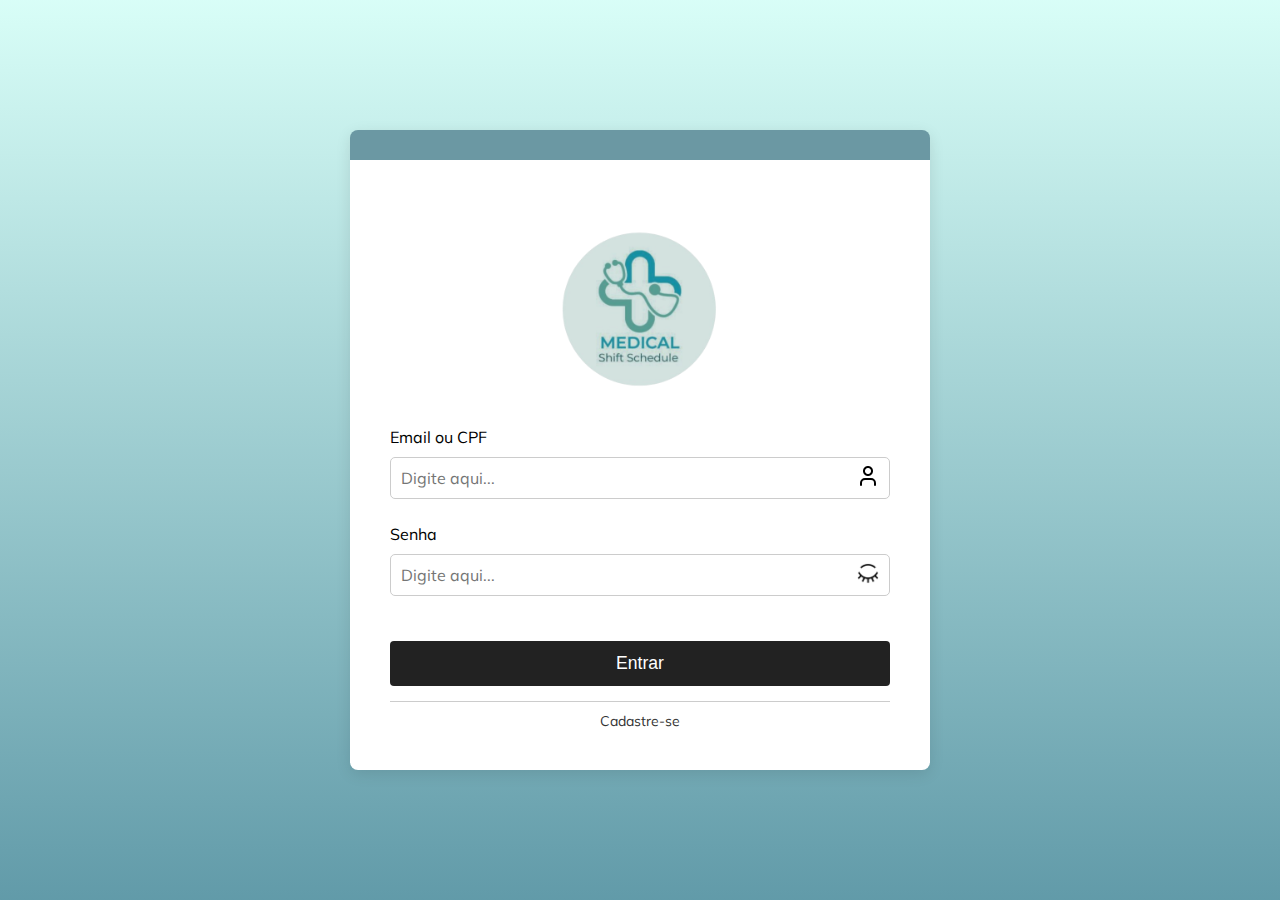
<file: Medical - Implementação/index.html>
<!DOCTYPE html>
<html lang="pt-br">
<head>
    <meta charset="UTF-8">
    <meta name="viewport" content="width=device-width, initial-scale=1.0">
    <title>Login - Medical Shift Schedule</title>
    <link rel="stylesheet" href="style.css">
    <link rel="icon" type="image/png" href="icons/logo.png">
    <link rel="stylesheet" href="https://fonts.googleapis.com/css?family=Mulish">
</head>

<body>
    <div class="container">
        <img src="icons/logo.png" alt="Logo Medical Shift Schedule" class="logo">
        <form class="form">

        <label for="email">Email ou CPF</label>
        <div class="input-group">
            <input type="text" id="email" name="email" placeholder="Digite aqui...">
            <span class="icon">
                <img src="icons/user.png" alt="Ícone de usuário">
            </span>
        </div>

        <label for="senha">Senha</label>
        <div class="input-group">
            <input type="password" id="senha-login" name="senha" placeholder="Digite aqui...">
            <span class="icon" onclick="toggleSenha('senha-login', 'icone-olho-login')">
                <img id="icone-olho-login" src="icons/olho-fechado.png" alt="Mostrar senha" class="icon-img">
            </span>
        </div>

        <button type="submit" class="btn">Entrar</button>
        </form>
        <a href="cadastro.html" class="link">Cadastre-se</a>
    </div>

    <script src="script.js"></script>
</body>
</html>
</file>
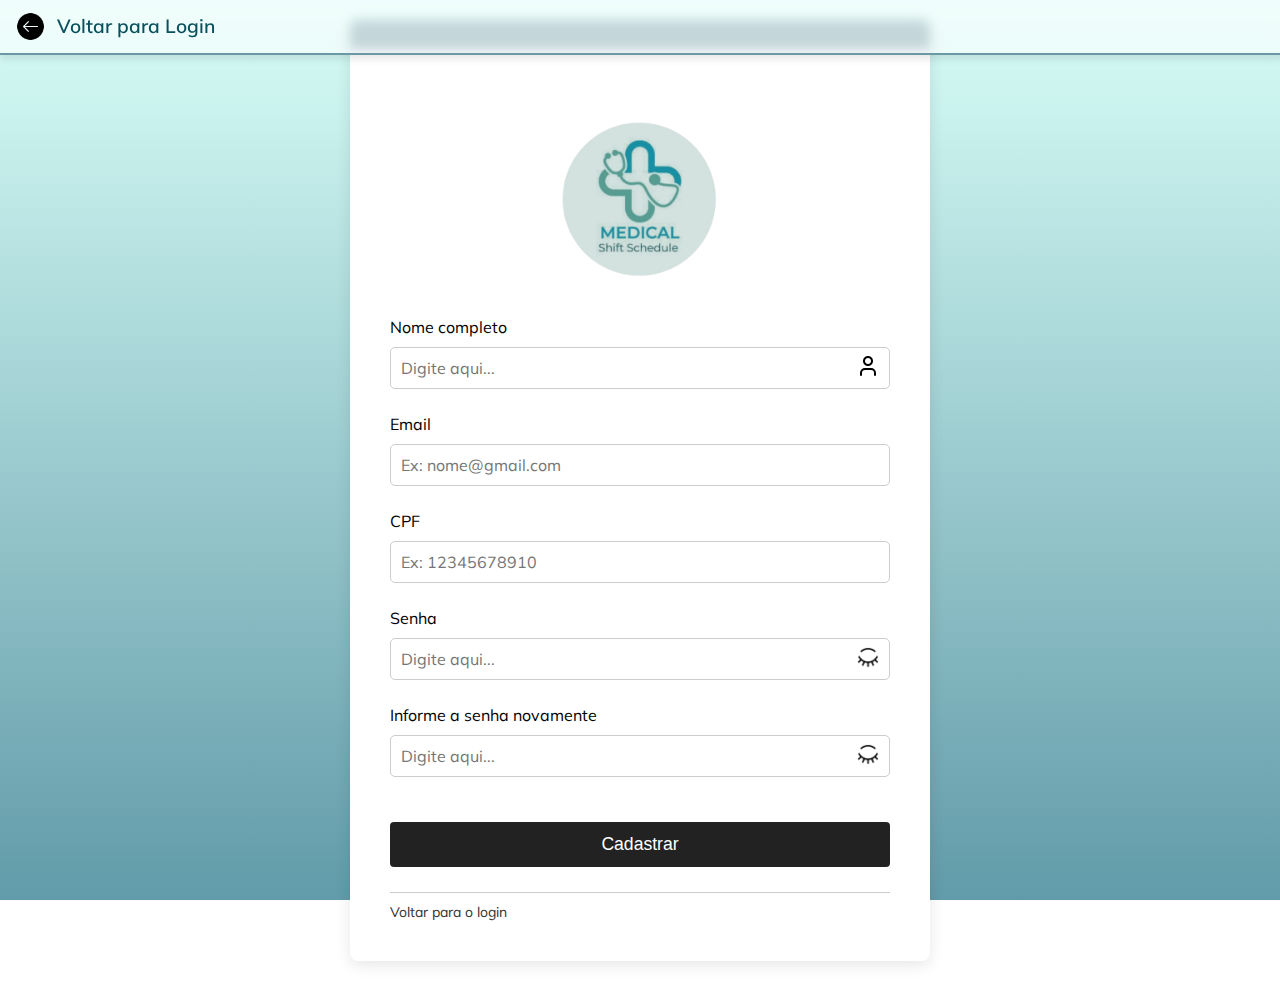
<file: Medical - Implementação/cadastro.html>
<!DOCTYPE html>
<html lang="pt-br">

<head>
    <meta charset="UTF-8">
    <meta name="viewport" content="width=device-width, initial-scale=1.0">
    <title>Cadastro - Medical Shift Schedule</title>
    <link rel="stylesheet" href="style.css">
    <link rel="icon" type="image/png" href="icons/logo.png">
    <link rel="stylesheet" href="https://fonts.googleapis.com/css?family=Mulish">
</head>

<body>
    <!--  HEADER COM SETA -->
    <header class="header">
        <a href="index.html" class="voltar">
            <img src="icons/arrow.png" alt="Voltar" class="seta">
        </a>
        <h1 class="titulo">Voltar para Login</h1>
    </header>

    <div class="container">
        <img src="icons/logo.png" alt="Logo Medical Shift Schedule" class="logo">

        <form class="form">
            <label for="nome">Nome completo</label>
            <div class="input-group">
                <input type="text" id="nome" name="nome" placeholder="Digite aqui...">
                <span class="icon">
                    <img src="icons/user.png" alt="Ícone de usuário">
                </span>
            </div>

            <label for="email">Email</label>
            <div class="input-group">
                <input type="email" id="email" name="email" placeholder="Ex: nome@gmail.com">
            </div>

            <label for="cpf">CPF</label>
            <div class="input-group">
                <input type="text" id="cpf" name="cpf" placeholder="Ex: 12345678910">
            </div>

            <label for="senha">Senha</label>
            <div class="input-group">
                <input type="password" id="senha-cadastro" name="senha" placeholder="Digite aqui...">
                <span class="icon" onclick="toggleSenha('senha-cadastro', 'icone-olho-cadastro')">
                    <img id="icone-olho-cadastro" src="icons/olho-fechado.png" alt="Mostrar senha" class="icon-img">
                </span>
            </div>

            <label for="senha2">Informe a senha novamente</label>
            <div class="input-group">
                <input type="password" id="confirma-senha-cadastro" name="senha2" placeholder="Digite aqui...">
                <span class="icon" onclick="toggleSenha('confirma-senha-cadastro', 'icone-olho2-cadastro')">
                    <img id="icone-olho2-cadastro" src="icons/olho-fechado.png" alt="Mostrar senha" class="icon-img">
                </span>
            </div>

            <button type="submit" class="btn">Cadastrar</button>
            <a href="index.html" class="link">Voltar para o login</a>
        </form>
    </div>

    <script src="script.js"></script>
</body>

</html>
</file>
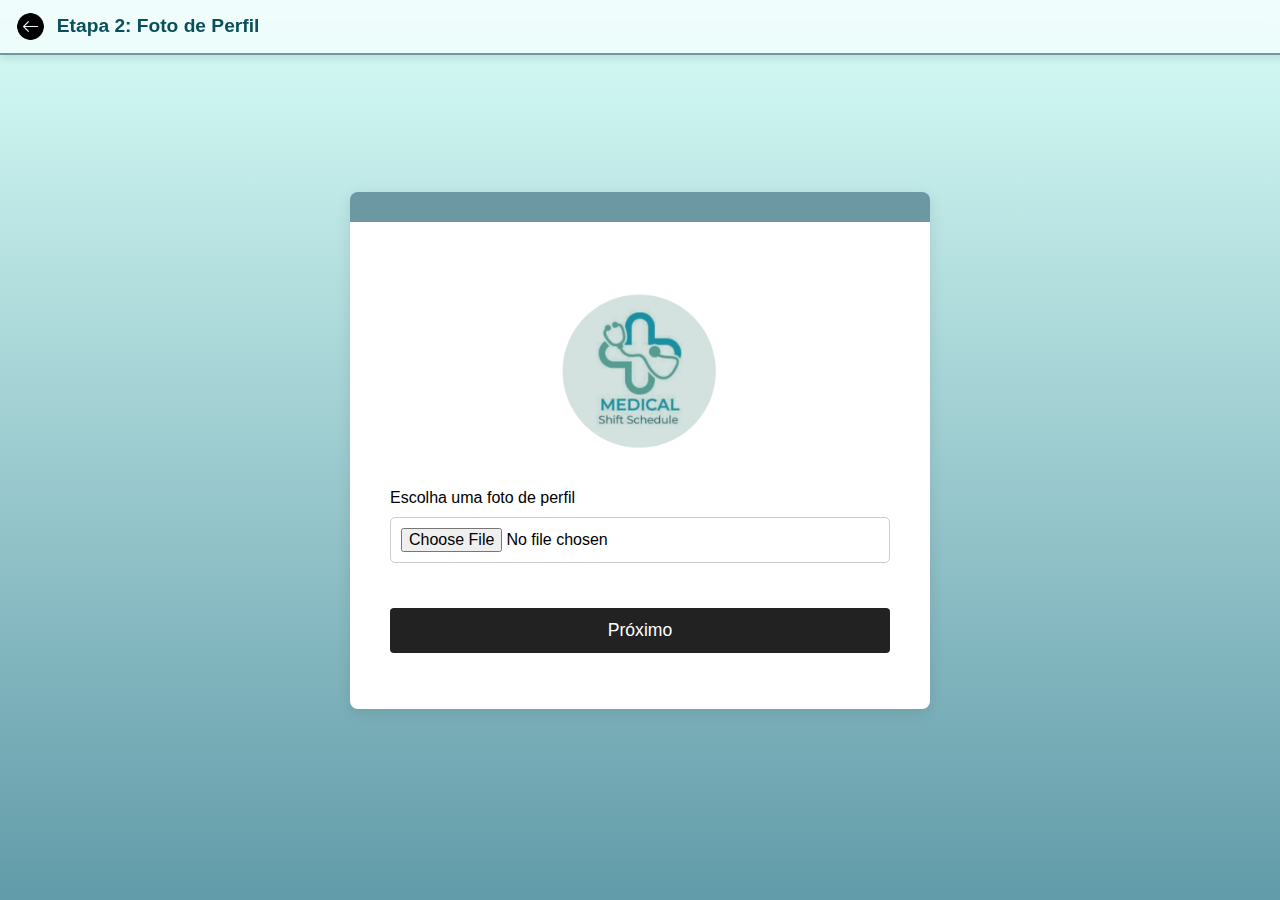
<file: Medical - Implementação/cadastro2.html>
<!-- Formulário de cadastro - etapa 2: permite ao usuário enviar foto de perfil -->

<!DOCTYPE html>
<html lang="pt-br">

<head>
    <meta charset="UTF-8">
    <meta name="viewport" content="width=device-width, initial-scale=1.0">
    <title>Cadastro - Foto de Perfil</title>
    <link rel="stylesheet" href="style.css">
    <link rel="icon" type="image/png" href="icons/logo.png">
</head>

<body>
    <header class="header">
        <a href="cadastro.html" class="voltar">
            <img src="icons/arrow.png" alt="Voltar" class="seta">
        </a>
        <h1 class="titulo">Etapa 2: Foto de Perfil</h1>
    </header>

    <div class="container">
        <img src="icons/logo.png" alt="Logo" class="logo">

        <!-- Formulário para upload de foto -->
        <form class="form" onsubmit="return salvarFotoPerfil(event)">
            <label for="foto">Escolha uma foto de perfil</label>
            <div class="input-group">
                <input type="file" id="foto" name="foto" accept="image/*" required>
            </div>

            <button type="submit" class="btn">Próximo</button>
        </form>

        <!-- Mensagem de feedback -->
        <p id="mensagem-cadastro" class="mensagem"></p>
    </div>

    <script src="script.js"></script>
</body>

</html>
</file>
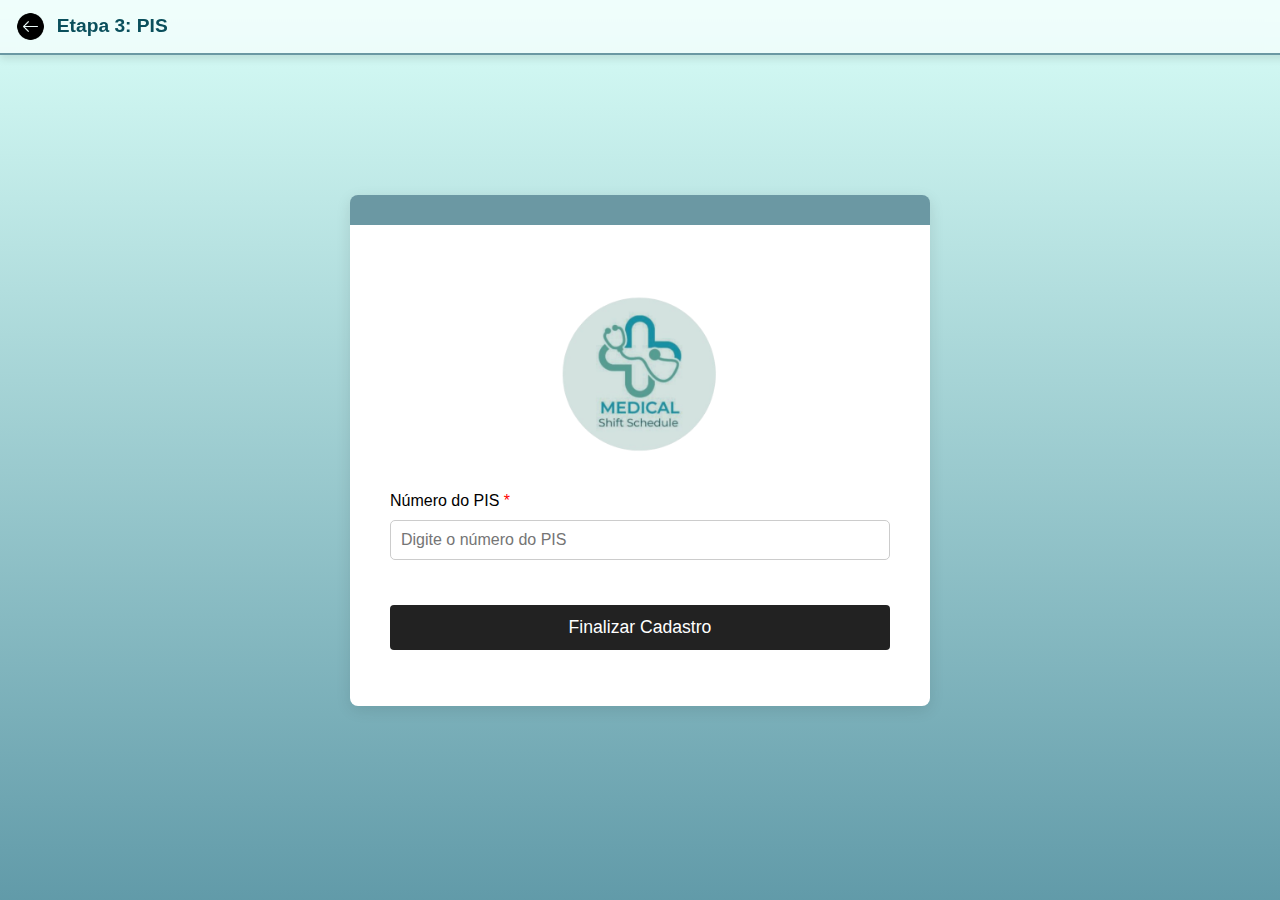
<file: Medical - Implementação/cadastro3.html>
<!-- Formulário de cadastro - etapa 3: coleta do número do PIS do usuário -->

<!DOCTYPE html>
<html lang="pt-br">

<head>
    <meta charset="UTF-8">
    <meta name="viewport" content="width=device-width, initial-scale=1.0">
    <title>Cadastro - Parte 3</title>
    <link rel="stylesheet" href="style.css">
    <link rel="icon" type="image/png" href="icons/logo.png">
</head>

<body>
    <header class="header">
        <a href="cadastro2.html" class="voltar">
            <img src="icons/arrow.png" alt="Voltar" class="seta">
        </a>
        <h1 class="titulo">Etapa 3: PIS</h1>
    </header>

    <div class="container">
        <img src="icons/logo.png" alt="Logo" class="logo">

        <!-- Formulário de PIS -->
        <form class="form" onsubmit="return finalizarCadastro(event)">
            <label for="pis">Número do PIS <span style="color:red">*</span></label>
            <div class="input-group">
                <input type="text" id="pis" name="pis" placeholder="Digite o número do PIS" required>
            </div>

            <button type="submit" class="btn">Finalizar Cadastro</button>
        </form>

        <!-- Mensagem de feedback -->
        <p id="mensagem-cadastro" class="mensagem"></p>
    </div>

    <script src="script.js"></script>
</body>

</html>
</file>
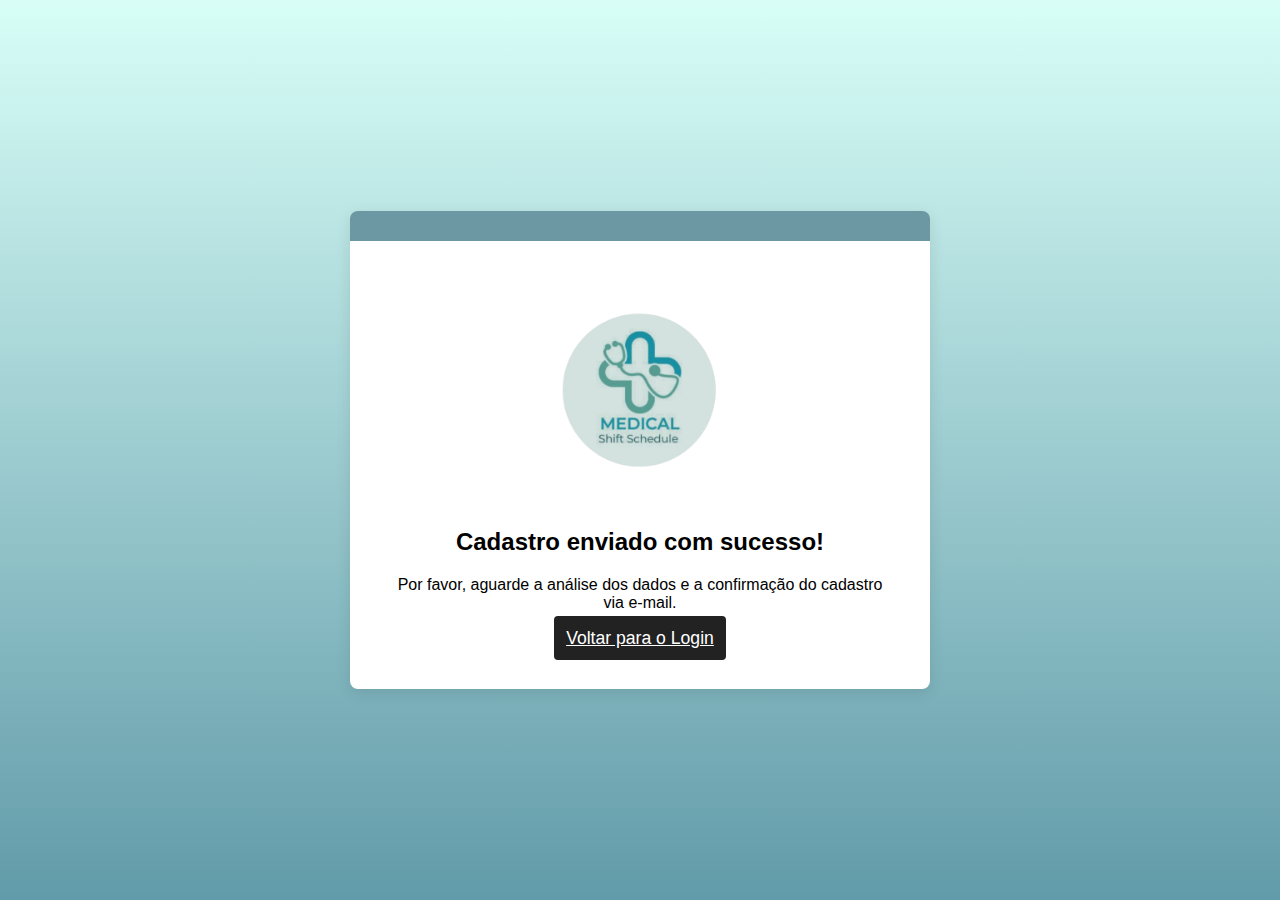
<file: Medical - Implementação/confirmacao_pis.html>
<!-- Página de confirmação de cadastro, informa que o registro foi enviado com sucesso -->

<!DOCTYPE html>
<html lang="pt-br">

<head>
    <meta charset="UTF-8">
    <meta name="viewport" content="width=device-width, initial-scale=1.0">
    <title>Confirmação - Medical Shift Schedule</title>
    <link rel="stylesheet" href="style.css">
    <link rel="icon" type="image/png" href="icons/logo.png">
</head>

<body>
    <div class="container">
        <img src="icons/logo.png" alt="Logo" class="logo">
        <h2>Cadastro enviado com sucesso!</h2>
        <p>Por favor, aguarde a análise dos dados e a confirmação do cadastro via e-mail.</p>
        <a href="login.html" class="btn">Voltar para o Login</a>
    </div>
</body>

</html>
</file>
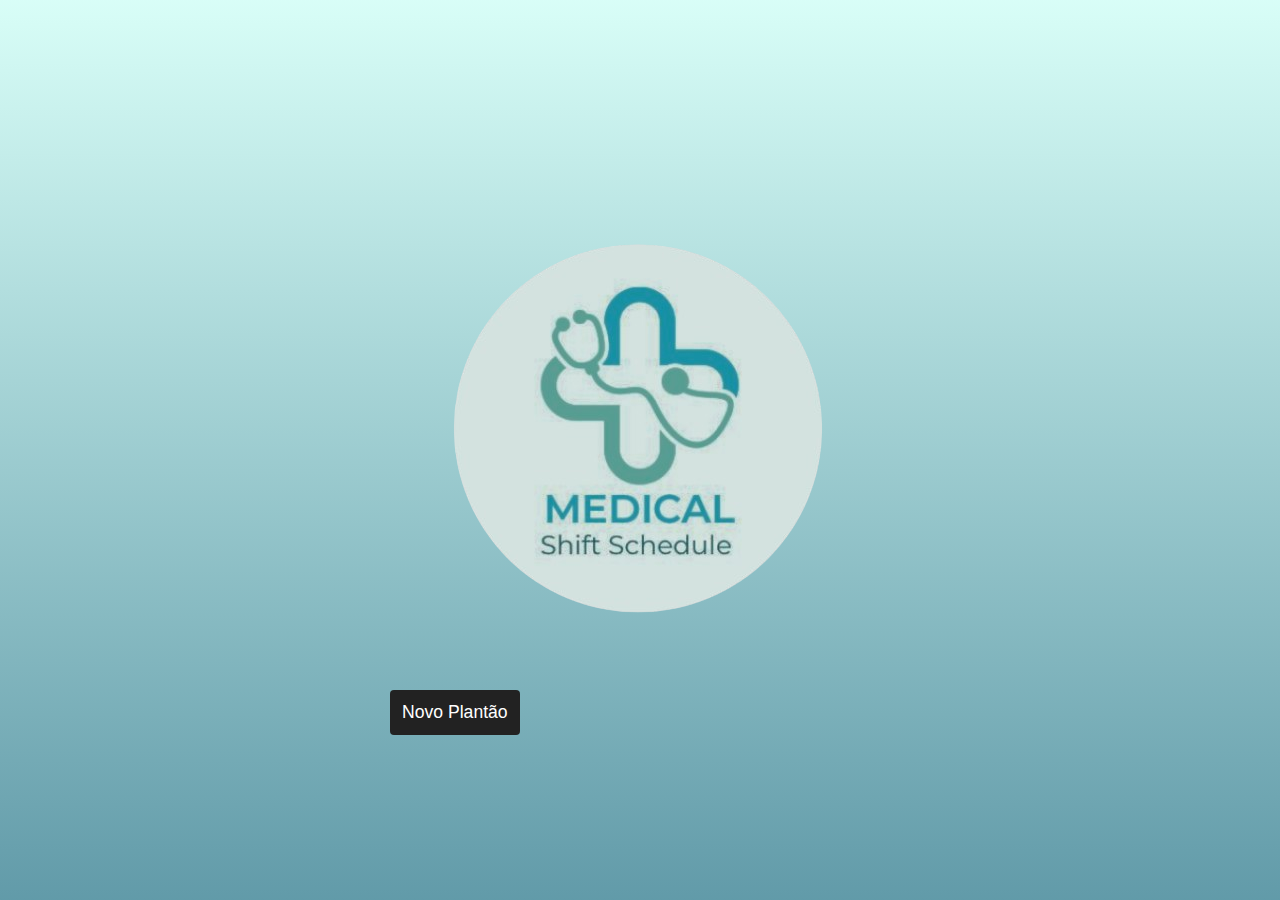
<file: Medical - Implementação/home.html>
<!-- Página inicial do sistema, exibe perfil do usuário, hospitais atendidos e agenda de plantões -->

<!DOCTYPE html>
<html lang="pt-br">

<head>
    <meta charset="UTF-8">
    <meta name="viewport" content="width=device-width, initial-scale=1.0">
    <title>Página Inicial - Medical Shift Schedule</title>
    <link rel="stylesheet" href="style.css">
    <link rel="icon" type="image/png" href="icons/logo.png">
    <link rel="stylesheet" href="https://fonts.googleapis.com/css?family=Mulish">
</head>

<body class="home-page">
    <header class="home-header">
        <img src="icons/logo.png" alt="Logo" class="home-logo">
        <nav class="menu">
            <button class="btn small">Novo Plantão
</file>
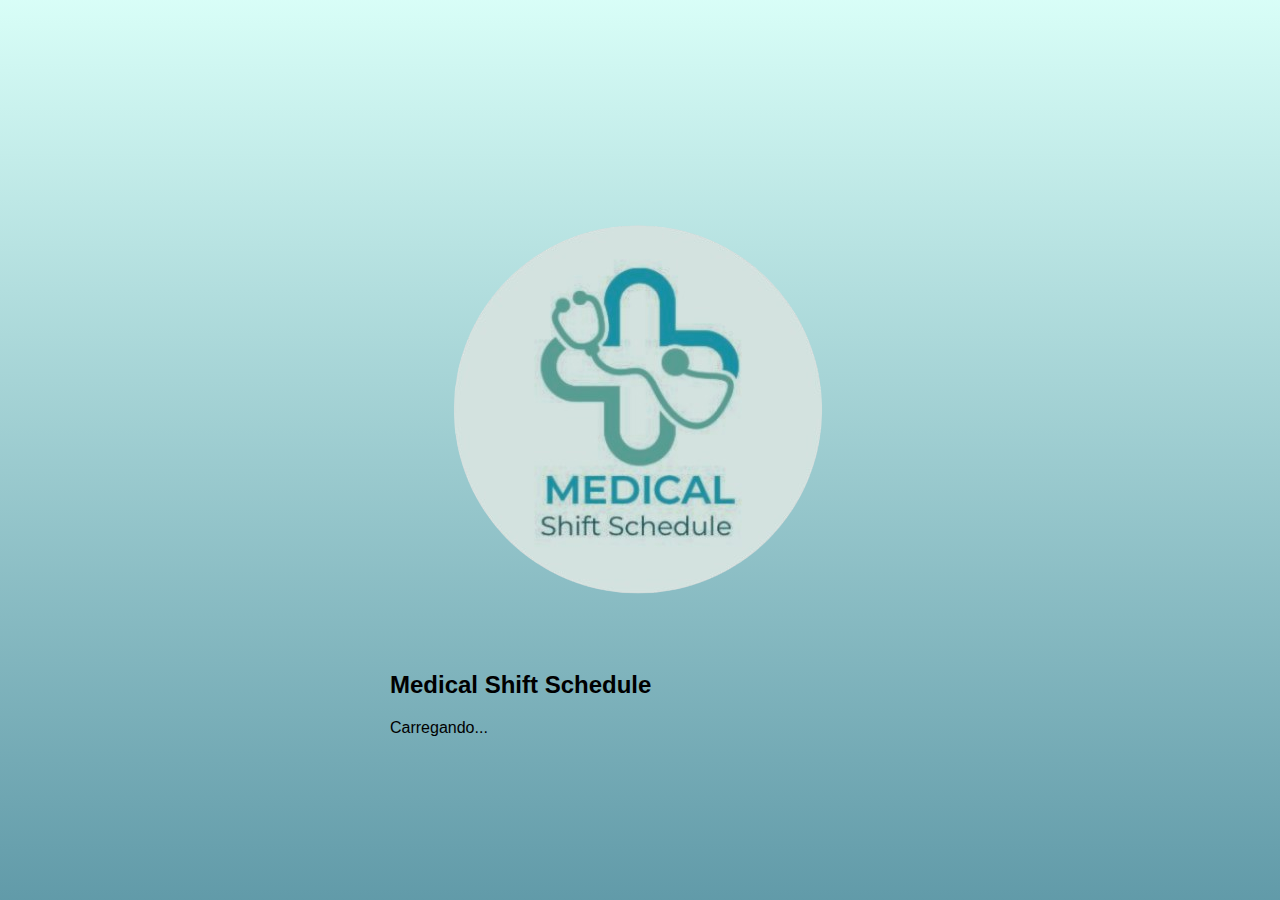
<file: Medical - Implementação/loading.html>
<!-- Tela de carregamento com animação de spinner, exibida antes de acessar outras páginas -->

<!DOCTYPE html>
<html lang="pt-br">

<head>
    <meta charset="UTF-8">
    <meta name="viewport" content="width=device-width, initial-scale=1.0">
    <title>Carregando...</title>
    <link rel="stylesheet" href="style.css">
    <link rel="icon" type="image/png" href="icons/logo.png">
</head>

<body class="loading-body">
    <!-- Tela de carregamento centralizada -->
    <div class="loading-container">
        <img src="icons/logo.png" alt="Logo" class="logo-loading">
        <h2>Medical Shift Schedule</h2>
        <div class="spinner"></div>
        <p>Carregando...</p>
    </div>

    <!-- Redireciona para a página de destino armazenada após atraso -->
    <script>
        const destino = localStorage.getItem("destinoLoading") || "login.html";
        setTimeout(() => {
            window.location.href = destino;
        }, 1500);
    </script>
</body>

</html>
</file>
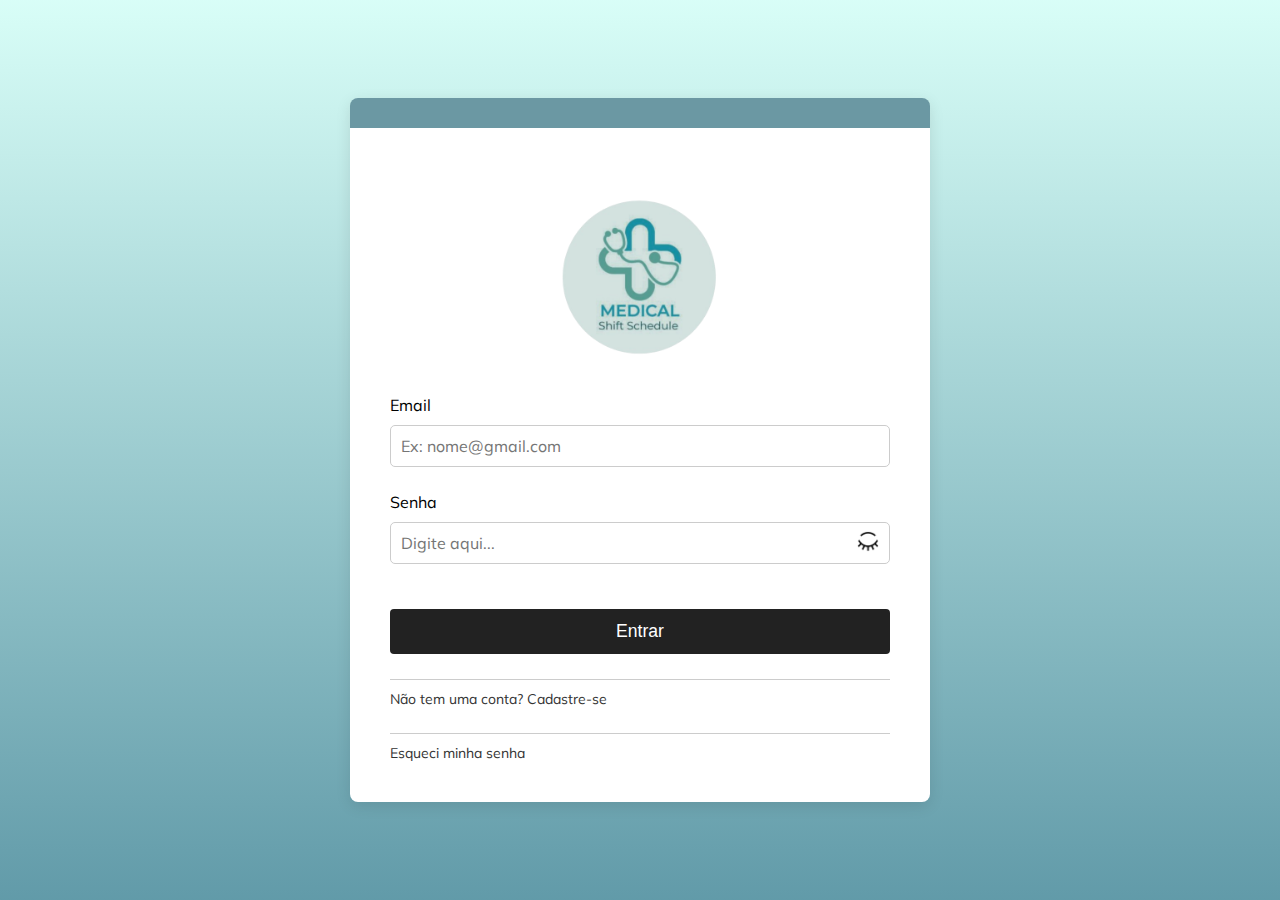
<file: Medical - Implementação/login.html>
<!-- Página de login do usuário, permite entrar no sistema ou acessar cadastro/recuperação de senha -->

<!DOCTYPE html>
<html lang="pt-br">

<head>
    <meta charset="UTF-8">
    <meta name="viewport" content="width=device-width, initial-scale=1.0">
    <title>Login - Medical Shift Schedule</title>
    <link rel="stylesheet" href="style.css">
    <link rel="icon" type="image/png" href="icons/logo.png">
    <link rel="stylesheet" href="https://fonts.googleapis.com/css?family=Mulish">
</head>

<body>
    <div class="container">
        <!-- Logo -->
        <img src="icons/logo.png" alt="Logo Medical Shift Schedule" class="logo">

        <!-- Formulário de login -->
        <form class="form" onsubmit="event.preventDefault(); logarUsuario()">
            <label for="email">Email</label>
            <div class="input-group">
                <input type="email" id="email" name="email" placeholder="Ex: nome@gmail.com" required>
            </div>

            <label for="senha">Senha</label>
            <div class="input-group">
                <input type="password" id="senha" name="senha" placeholder="Digite aqui..." required>
                <span class="icon" onclick="toggleSenha('senha', 'icone-olho-login')">
                    <img id="icone-olho-login" src="icons/olho-fechado.png" alt="Mostrar senha" class="icon-img">
                </span>
            </div>

            <button type="submit" class="btn">Entrar</button>
            <a href="cadastro.html" class="link">Não tem uma conta? Cadastre-se</a>
            <a href="recuperar_senha.html" class="link">Esqueci minha senha</a>
        </form>
    </div>

    <script src="script.js"></script>
</body>

</html>
</file>
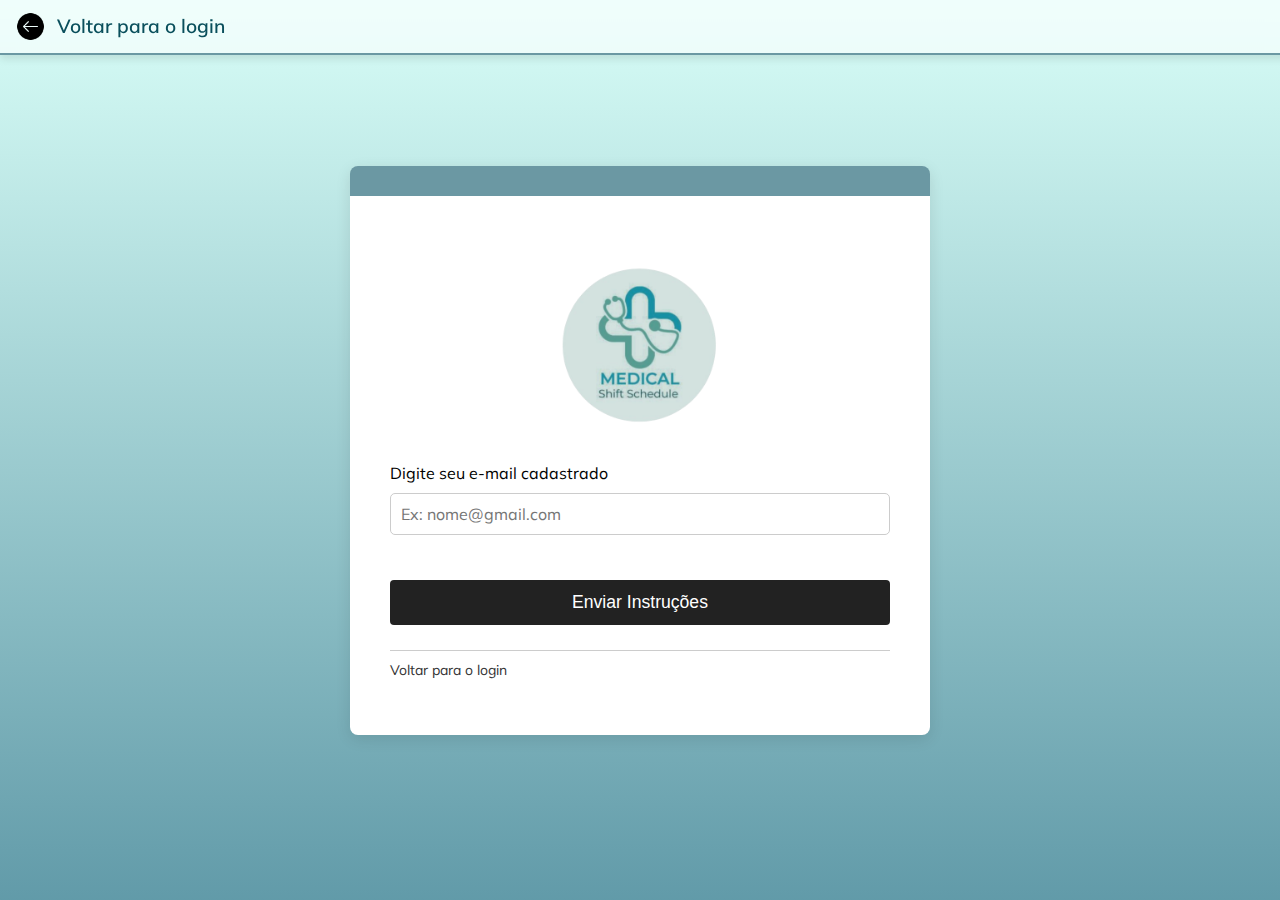
<file: Medical - Implementação/recuperar_senha.html>
<!-- Página para recuperação de senha, permite que o usuário solicite instruções por email -->

<!DOCTYPE html>
<html lang="pt-br">

<head>
    <meta charset="UTF-8">
    <meta name="viewport" content="width=device-width, initial-scale=1.0">
    <title>Recuperar Senha - Medical Shift Schedule</title>
    <link rel="stylesheet" href="style.css">
    <link rel="icon" type="image/png" href="icons/logo.png">
    <link rel="stylesheet" href="https://fonts.googleapis.com/css?family=Mulish">
</head>

<body>
    <header class="header"> <a href="login.html" class="voltar"> <img src="icons/arrow.png" alt="Voltar" class="seta">
        </a>
        <h1 class="titulo">Voltar para o login</h1>
    </header>
    <div class="container"> <img src="icons/logo.png" alt="Logo" class="logo">
        <form class="form" onsubmit="enviarRecuperacao(event)"> <label for="email-recuperar">Digite seu e-mail
                cadastrado</label>
            <div class="input-group"> <input type="email" id="email-recuperar" name="email"
                    placeholder="Ex: nome@gmail.com" required> </div> <button type="submit" class="btn">Enviar
                Instruções</button> <a href="login.html" class="link">Voltar para o login</a>
        </form>
        <p id="mensagem-recuperar" class="mensagem"></p>
    </div>
    <script src="script.js"></script>
</body>

</html>
</file>
<file: Medical - Implementação/style.css>
body {
    margin: 0;
    padding: 0;
    font-family: 'Mulish', sans-serif;
    background-color: #f4f4f4;
    min-height: 100vh;
    background: linear-gradient(to bottom, #befdf298, #0a6379a4);
    background-repeat: no-repeat;
    background-attachment: fixed;
    display: flex;
    justify-content: center;
    align-items: center;
}

.header {
    position: fixed;
    top: 0;
    left: 0;
    width: 100%;
    background: rgba(255, 255, 255, 0.6);
    backdrop-filter: blur(6px);
    display: flex;
    align-items: center;
    gap: 0.75rem;
    padding: 0.75rem 1rem;
    box-shadow: 0 0.25rem 0.5rem rgba(0, 0, 0, 0.1);
    border-bottom: 2px solid #6b98a3;
    z-index: 1000;
}

.header .voltar {
    display: flex;
    align-items: center;
    justify-content: center;
    text-decoration: none;
}

.header .seta {
    width: 1.8rem;
    height: 1.8rem;
    cursor: pointer;
    transition: transform 0.2s ease;
}

.header .seta:hover {
    transform: translateX(-4px);
}

.header .titulo {
    font-size: 1.2rem;
    font-weight: 600;
    color: #0a4f5c;
    margin: 0;
}

/* CONTAINER */
.container {
    width: 90%;
    max-width: 400px;
    margin: 1.25rem auto;
    padding: 1.875rem;
    background-color: #fff;
    box-shadow: 0px 0.25rem 0.9375rem rgba(0, 0, 0, 0.1);
    border-top: 1.875rem solid #6b98a3;
    border-radius: 0.5rem;
    text-align: center;
}

/* LOGO */
.logo {
    width: 12.5rem;
    margin-bottom: 0.9375rem;
    border-radius: 6.25rem;
}

/* FORM */
.form {
    display: flex;
    flex-direction: column;
    gap: 0.625rem;
    text-align: left;
}

.input-group {
    position: relative;
    display: flex;
    align-items: center;
    margin-bottom: 0.9375rem;
}

.input-group input {
    width: 100%;
    padding: 0.625rem 2.5rem 0.625rem 0.625rem;
    border: 1px solid #ccc;
    border-radius: 0.3125rem;
    font-family: 'Mulish', sans-serif;
    font-size: 1rem;
}

.icon {
    position: absolute;
    right: 0.625rem;
}

.icon-img {
    width: 1.5rem;
    height: 1.5rem;
    cursor: pointer;
}

/* BOTÃO */
.btn {
    margin-top: 1.25rem;
    padding: 0.625rem;
    background-color: #222;
    color: #fff;
    border: none;
    border-radius: 0.25rem;
    cursor: pointer;
    transition: background-color 0.3s ease;
}

.btn:hover {
    background-color: #5491a0;
}

/* LINK */
.link {
    display: block;
    margin-top: 0.9375rem;
    font-size: 0.875rem;
    color: #333;
    text-decoration: none;
    border-top: 1px solid #ccc;
    padding-top: 0.625rem;
    transition: 0.2s ease;
}

.link:hover {
    color: #5491a0;
    text-decoration: underline;
}

/* MEDIA QUERIES */

/* Telas muito pequenas (celulares) */
@media (max-width: 480px) {
    .container {
        width: 95%;
        padding: 1.25rem;
        border-top-width: 1.25rem;
    }

    .logo {
        width: 9rem;
        margin-bottom: 0.625rem;
    }

    .input-group input {
        font-size: 0.9rem;
        padding: 0.5rem 2rem 0.5rem 0.5rem;
    }

    .btn {
        font-size: 0.9rem;
        padding: 0.5rem;
    }

    .link {
        font-size: 0.8rem;
    }
}

/* Tablets (entre 481px e 768px) */
@media (min-width: 481px) and (max-width: 768px) {
    .container {
        max-width: 500px;
        padding: 2rem;
    }

    .logo {
        width: 11rem;
    }

    .btn {
        font-size: 1rem;
    }
}

/* Telas grandes (computadores e notebooks) */
@media (min-width: 1024px) {
    .container {
        max-width: 500px;
        padding: 2.5rem;
    }

    .logo {
        width: 13rem;
    }

    .btn {
        font-size: 1.1rem;
        padding: 0.75rem;
    }
}
</file>
